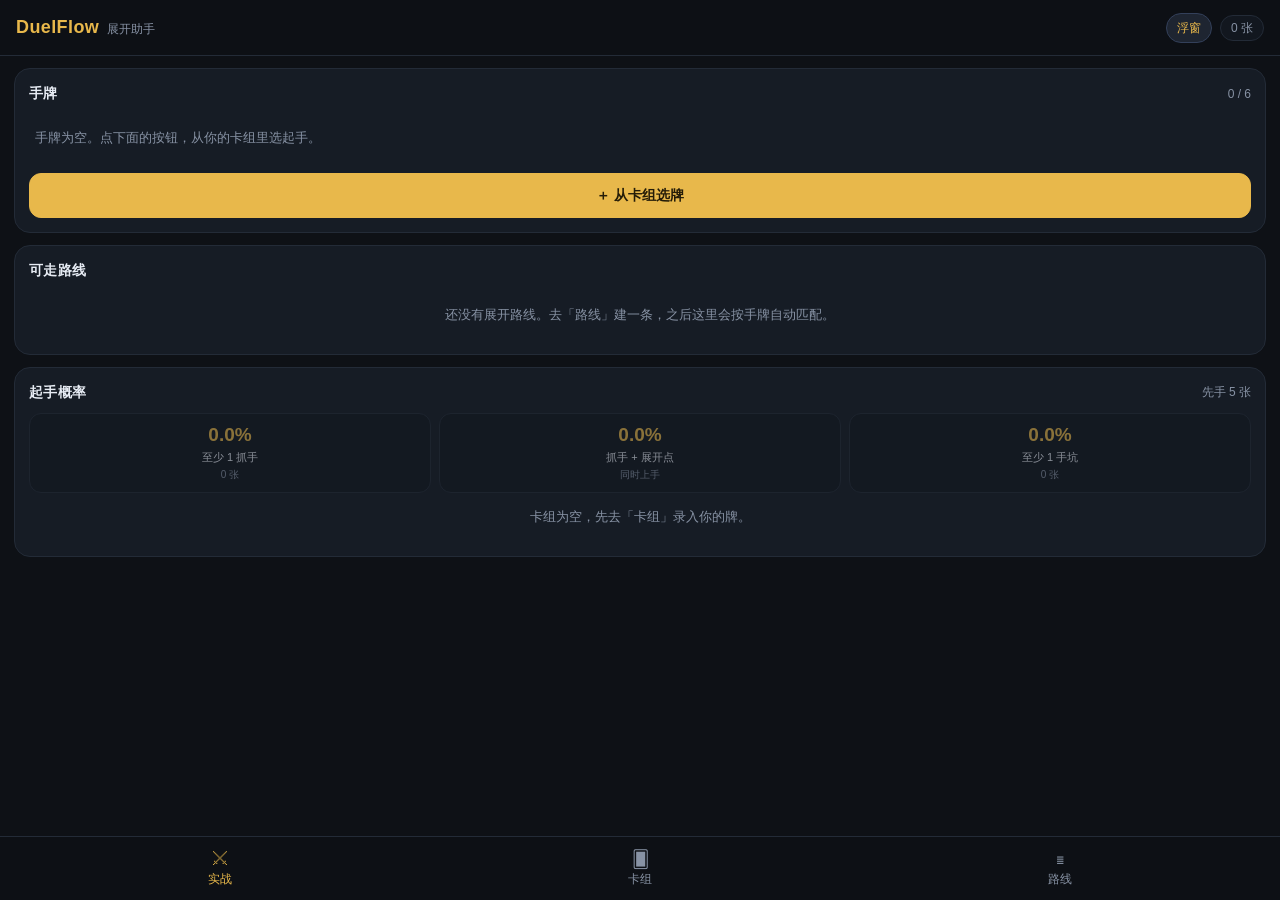
<file: app/src/main/assets/index.html>
<!doctype html>
<html lang="zh-CN">
<head>
<meta charset="utf-8">
<meta name="viewport" content="width=device-width, initial-scale=1, maximum-scale=1, viewport-fit=cover">
<meta name="theme-color" content="#0e1116">
<title>DuelFlow 展开助手</title>
<link rel="stylesheet" href="style.css">
</head>
<body>

<header id="topbar">
  <div class="brand">DuelFlow<span>展开助手</span></div>
  <button id="overlayBtn" class="ovbtn" type="button">浮窗</button>
  <div id="deckBadge" class="badge">0 张</div>
</header>

<main id="view"></main>

<nav id="tabs">
  <button class="tab on" data-act="tab" data-tab="live"><span>⚔</span>实战</button>
  <button class="tab" data-act="tab" data-tab="deck"><span>🂠</span>卡组</button>
  <button class="tab" data-act="tab" data-tab="combos"><span>≣</span>路线</button>
</nav>

<div id="modal" class="modal hidden">
  <div class="sheet" id="sheet"></div>
</div>

<div id="toast" class="toast hidden"></div>

<script src="core.js"></script>
<script src="app.js"></script>
</body>
</html>
</file>
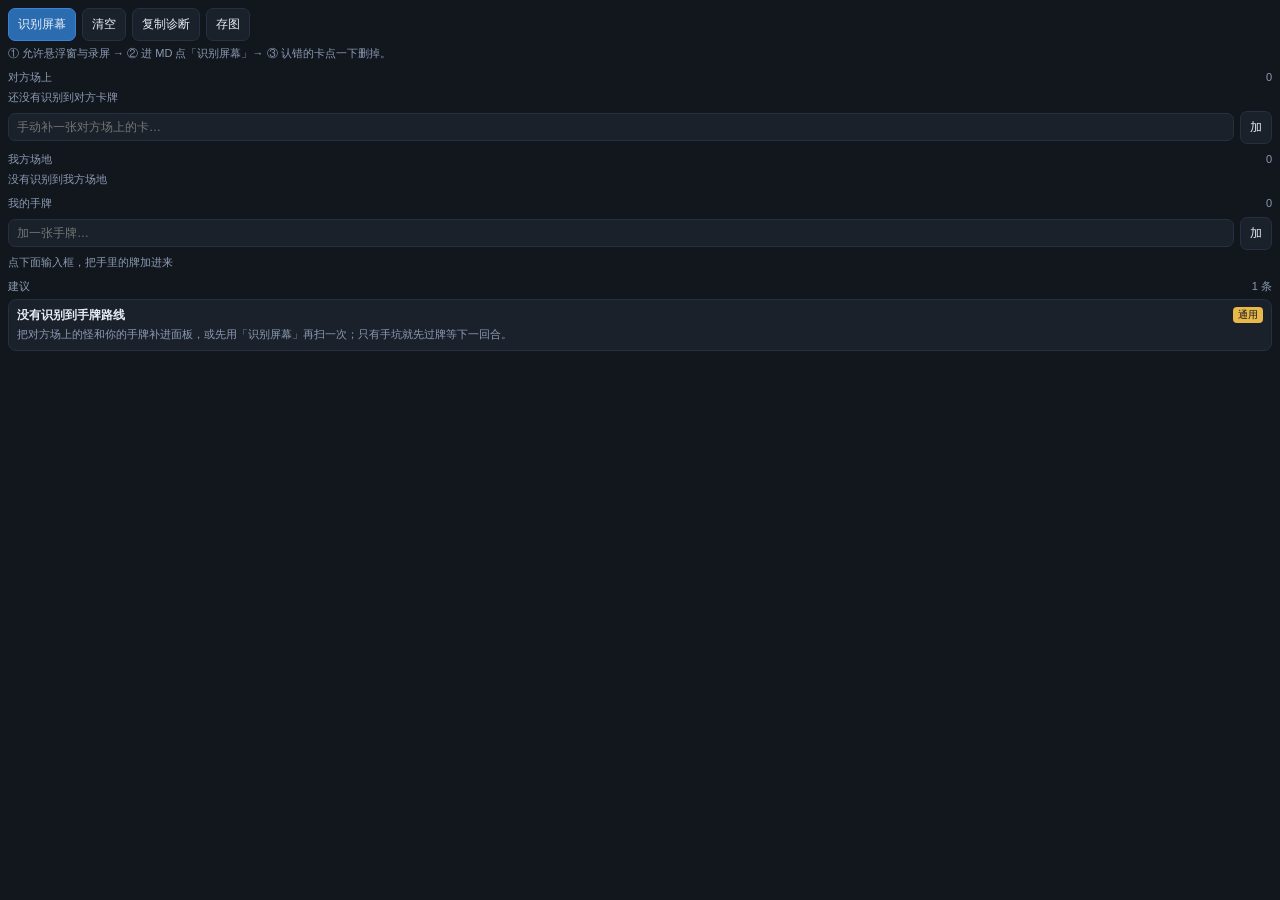
<file: app/src/main/assets/overlay.html>
<!doctype html>
<html lang="zh-CN">
<head>
<meta charset="utf-8">
<meta name="viewport" content="width=device-width, initial-scale=1, maximum-scale=1">
<title>DuelFlow 浮窗</title>
<style>
  :root { --bg:#12161d; --card:#1a212b; --line:#263040; --text:#e6edf7; --dim:#8b9bb4; --gold:#e8b84b; --blue:#5aa9e6; --red:#e05b6a; }
  * { box-sizing: border-box; -webkit-tap-highlight-color: transparent; }
  html, body { margin:0; padding:0; background:var(--bg); color:var(--text); font:12px/1.45 -apple-system, "Noto Sans SC", sans-serif; }
  body { padding:8px 8px 14px; }
  .row { display:flex; gap:6px; align-items:center; }
  button { border:1px solid var(--line); background:var(--card); color:var(--text); border-radius:7px; padding:7px 9px; font-size:12px; }
  button.primary { background:#2b6cb0; border-color:#3b82d6; }
  button:active { opacity:.7; }
  .status { color:var(--dim); font-size:11px; margin:5px 0 8px; min-height:14px; }
  .h { color:var(--dim); font-size:11px; margin:8px 0 4px; display:flex; justify-content:space-between; }
  .chips { display:flex; flex-wrap:wrap; gap:4px; }
  .chip { background:var(--card); border:1px solid var(--line); border-radius:999px; padding:3px 8px; font-size:11px; }
  .chip b { color:var(--gold); font-weight:600; }
  .chip.opp { border-color:#4a2b33; }
  .chip.mine { border-color:#2b4a38; }
  .chip.hand { border-color:#2b4159; }
  .chip .src { font-style:normal; font-size:9px; color:#7d8ea6; margin-left:3px; }
  .adv { background:var(--card); border:1px solid var(--line); border-radius:8px; padding:7px 8px; margin-bottom:6px; }
  .adv .t { font-size:12px; font-weight:600; color:var(--text); }
  .adv .x { color:var(--dim); font-size:11px; margin-top:3px; }
  .adv .tag { float:right; font-size:10px; color:var(--bg); background:var(--gold); border-radius:4px; padding:1px 5px; }
  input { flex:1; min-width:0; background:var(--card); border:1px solid var(--line); color:var(--text); border-radius:7px; padding:6px 8px; font-size:12px; }
  .empty { color:var(--dim); font-size:11px; }
</style>
</head>
<body>
  <div class="row">
    <button class="primary" id="scan">识别屏幕</button>
    <button id="cls">清空</button>
    <button id="diag">复制诊断</button>
    <button id="snap">存图</button>
  </div>
  <div class="status" id="status">① 允许悬浮窗与录屏 → ② 进 MD 点「识别屏幕」→ ③ 认错的卡点一下删掉。</div>

  <div class="h"><span>对方场上</span><span id="oppn">0</span></div>
  <div class="chips" id="opp"></div>
  <div class="row" style="margin:5px 0">
    <input id="oq" list="dl" placeholder="手动补一张对方场上的卡…">
    <button id="oadd">加</button>
  </div>

  <div class="h"><span>我方场地</span><span id="minen">0</span></div>
  <div class="chips" id="mine"></div>

  <div class="h"><span>我的手牌</span><span id="handn">0</span></div>
  <div class="row" style="margin:5px 0">
    <input id="hq" list="dl" placeholder="加一张手牌…">
    <button id="add">加</button>
  </div>
  <div class="chips" id="hand"></div>

  <div class="h"><span>建议</span><span id="advn"></span></div>
  <div id="adv"></div>
  <datalist id="dl"></datalist>

<script src="overlay-core.js"></script>
<script src="overlay.js"></script>
</body>
</html>
</file>
<file: app/src/main/assets/style.css>
:root {
  --bg: #0e1116;
  --bg2: #12171f;
  --panel: #161c25;
  --line: #232b37;
  --text: #e7ecf4;
  --muted: #8792a4;
  --gold: #e8b84b;
  --gold-dim: #3a3120;
  --green: #4cc38a;
  --red: #e05b6a;
  --blue: #5aa9e6;
  --radius: 16px;
}

* { box-sizing: border-box; -webkit-tap-highlight-color: transparent; }

html, body {
  margin: 0;
  padding: 0;
  background: var(--bg);
  color: var(--text);
  font-family: -apple-system, "PingFang SC", "Noto Sans SC", Roboto, "Helvetica Neue", sans-serif;
  font-size: 15px;
  line-height: 1.5;
  overscroll-behavior-y: contain;
}

body {
  padding-top: calc(56px + env(safe-area-inset-top, 0px));
  padding-bottom: calc(70px + env(safe-area-inset-bottom, 0px));
}

button { font: inherit; color: inherit; background: none; border: 0; padding: 0; cursor: pointer; }

/* ---------- 顶栏 ---------- */

#topbar {
  position: fixed;
  top: 0; left: 0; right: 0;
  z-index: 20;
  height: calc(56px + env(safe-area-inset-top, 0px));
  padding: env(safe-area-inset-top, 0px) 16px 0;
  display: flex;
  align-items: center;
  justify-content: space-between;
  background: rgba(14, 17, 22, 0.92);
  backdrop-filter: blur(12px);
  border-bottom: 1px solid var(--line);
}

.brand {
  font-size: 18px;
  font-weight: 700;
  letter-spacing: 0.4px;
  color: var(--gold);
}
.brand span {
  font-size: 12px;
  font-weight: 500;
  color: var(--muted);
  margin-left: 8px;
  letter-spacing: 0;
}

.badge {
  font-size: 12px;
  color: var(--muted);
  border: 1px solid var(--line);
  border-radius: 999px;
  padding: 3px 10px;
  background: var(--bg2);
}

/* ---------- 面板 ---------- */

#view { padding: 12px 14px 4px; }

.panel {
  background: var(--panel);
  border: 1px solid var(--line);
  border-radius: var(--radius);
  padding: 14px;
  margin-bottom: 12px;
}

.panel-head {
  display: flex;
  align-items: center;
  gap: 8px;
  margin-bottom: 10px;
}
.panel-head h2 {
  font-size: 14px;
  font-weight: 600;
  margin: 0;
  color: var(--text);
  letter-spacing: 0.3px;
}
.panel-head .muted { margin-left: auto; }
.panel-head .link { color: var(--muted); font-size: 13px; }

.muted { color: var(--muted); font-size: 12px; }
.small-pad { margin-top: 10px; line-height: 1.6; }
.empty {
  color: var(--muted);
  font-size: 13px;
  line-height: 1.6;
  padding: 14px 6px;
  text-align: center;
}
.empty.small { padding: 8px 0; text-align: left; }

/* ---------- 按钮 ---------- */

.btn {
  border-radius: 12px;
  padding: 11px 16px;
  font-size: 14px;
  font-weight: 600;
  background: #1f2733;
  border: 1px solid var(--line);
  color: var(--text);
}
.btn:active { transform: scale(0.985); }
.btn.primary { background: var(--gold); border-color: var(--gold); color: #241c08; }
.btn.danger { color: var(--red); border-color: rgba(224, 91, 106, 0.35); }
.btn.small { padding: 7px 12px; font-size: 13px; border-radius: 10px; }
.btn.block { display: block; width: 100%; margin-top: 10px; }
.btn[disabled] { opacity: 0.42; }

.link { font-size: 13px; color: var(--blue); }

.io-row { display: flex; flex-wrap: wrap; gap: 8px; }

/* ---------- 手牌 chips ---------- */

.chips { display: flex; flex-wrap: wrap; gap: 8px; }
.chip {
  display: inline-flex;
  align-items: center;
  gap: 6px;
  background: var(--gold-dim);
  border: 1px solid rgba(232, 184, 75, 0.4);
  color: #f2d79a;
  border-radius: 10px;
  padding: 7px 10px;
  font-size: 13px;
  max-width: 100%;
}
.chip i { font-style: normal; opacity: 0.6; font-size: 12px; }

/* ---------- 指标 ---------- */

.metrics { display: grid; grid-template-columns: repeat(3, 1fr); gap: 8px; }
.metrics.compact .m-val { font-size: 20px; }
.metric {
  background: var(--bg2);
  border: 1px solid var(--line);
  border-radius: 12px;
  padding: 10px 8px;
  text-align: center;
}
.metric.dim { opacity: 0.55; }
.metric.over .m-val { color: var(--red); }
.m-val { font-size: 19px; font-weight: 700; color: var(--gold); line-height: 1.2; }
.m-lab { font-size: 11px; color: var(--text); margin-top: 3px; }
.m-sub { font-size: 10px; color: var(--muted); margin-top: 1px; }

/* ---------- 路线 ---------- */

.route {
  border: 1px solid var(--line);
  border-radius: 14px;
  padding: 12px;
  margin-bottom: 10px;
  background: var(--bg2);
}
.route:last-child { margin-bottom: 0; }
.route-top { display: flex; align-items: baseline; gap: 10px; }
.route-name { font-weight: 600; font-size: 15px; flex: 1; }
.route-pct { font-size: 15px; font-weight: 700; color: var(--muted); }
.route-pct.ok { color: var(--green); }

.bar {
  height: 5px;
  border-radius: 999px;
  background: #212a36;
  margin: 9px 0;
  overflow: hidden;
}
.bar.big { height: 7px; margin: 12px 0 18px; }
.bar > div { height: 100%; background: linear-gradient(90deg, #b8862f, var(--gold)); border-radius: 999px; transition: width 0.2s ease; }

.reqs { display: flex; flex-wrap: wrap; gap: 6px; margin-bottom: 10px; }
.req {
  font-size: 12px;
  border-radius: 8px;
  padding: 4px 8px;
  border: 1px solid var(--line);
  color: var(--muted);
}
.req.hit { color: var(--green); border-color: rgba(76, 195, 138, 0.4); background: rgba(76, 195, 138, 0.08); }
.req.miss { color: var(--red); border-color: rgba(224, 91, 106, 0.35); background: rgba(224, 91, 106, 0.07); }
.req b { font-weight: 600; }
.req em { font-style: normal; opacity: 0.75; font-size: 11px; }

.route-foot { display: flex; align-items: center; justify-content: space-between; }

/* ---------- 卡组列表 ---------- */

.cards { margin-bottom: 4px; }
.card-row {
  display: flex;
  align-items: center;
  gap: 8px;
  padding: 9px 0;
  border-bottom: 1px solid rgba(35, 43, 55, 0.7);
}
.card-row:last-child { border-bottom: 0; }
.kdot { width: 8px; height: 8px; border-radius: 50%; flex: none; }
.cname { flex: 1; font-size: 14px; overflow: hidden; text-overflow: ellipsis; white-space: nowrap; }
.kinds {
  background: var(--bg2);
  color: var(--muted);
  border: 1px solid var(--line);
  border-radius: 8px;
  font-size: 11px;
  padding: 4px 4px;
  max-width: 74px;
}
.stepper {
  width: 30px; height: 30px;
  border-radius: 9px;
  background: #1e2632;
  border: 1px solid var(--line);
  font-size: 15px;
  line-height: 1;
  color: var(--text);
  flex: none;
}
.cnt { min-width: 18px; text-align: center; font-size: 14px; font-variant-numeric: tabular-nums; }
.del { width: 28px; height: 28px; color: var(--muted); font-size: 14px; flex: none; }

/* ---------- 表单 ---------- */

.add-form { display: flex; flex-direction: column; gap: 8px; }
.add-row { display: flex; gap: 8px; }
.inp {
  width: 100%;
  background: var(--bg2);
  border: 1px solid var(--line);
  border-radius: 11px;
  color: var(--text);
  padding: 11px 12px;
  font-size: 14px;
  outline: none;
}
.inp:focus { border-color: rgba(232, 184, 75, 0.55); }
.inp.sel { flex: 1; padding: 11px 8px; }
.inp.num { width: 68px; text-align: center; }
.inp.area { resize: vertical; min-height: 110px; line-height: 1.6; font-family: inherit; }
.inp.mono { font-family: ui-monospace, Menlo, Consolas, monospace; font-size: 12px; }
.add-row .btn { flex: none; }

/* ---------- 路线列表 ---------- */

.combo-row { display: flex; align-items: center; gap: 8px; border-bottom: 1px solid rgba(35, 43, 55, 0.7); }
.combo-row:last-child { border-bottom: 0; }
.combo-main { flex: 1; text-align: left; padding: 11px 0; min-width: 0; }
.combo-name { font-size: 14px; font-weight: 600; }
.combo-sub { font-size: 12px; color: var(--muted); margin-top: 2px; overflow: hidden; text-overflow: ellipsis; white-space: nowrap; }

.hint p { margin: 0 0 8px; font-size: 13px; color: var(--muted); line-height: 1.65; }

/* ---------- 底部导航 ---------- */

#tabs {
  position: fixed;
  left: 0; right: 0; bottom: 0;
  z-index: 20;
  display: flex;
  padding: 6px 10px calc(6px + env(safe-area-inset-bottom, 0px));
  background: rgba(14, 17, 22, 0.95);
  border-top: 1px solid var(--line);
  backdrop-filter: blur(12px);
}
.tab {
  flex: 1;
  text-align: center;
  font-size: 12px;
  color: var(--muted);
  padding: 6px 0;
  border-radius: 10px;
}
.tab span { display: block; font-size: 17px; line-height: 1.25; }
.tab.on { color: var(--gold); }

/* ---------- 弹层 ---------- */

.modal {
  position: fixed;
  inset: 0;
  z-index: 40;
  background: rgba(6, 8, 12, 0.62);
  display: flex;
  align-items: flex-end;
  justify-content: center;
}
.modal.hidden { display: none; }

.sheet {
  width: 100%;
  max-height: 88vh;
  background: #141a23;
  border-top-left-radius: 20px;
  border-top-right-radius: 20px;
  border-top: 1px solid var(--line);
  padding-bottom: env(safe-area-inset-bottom, 0px);
  display: flex;
  flex-direction: column;
  animation: rise 0.18s ease-out;
}
.sheet.full { max-height: 100vh; height: 100vh; padding-top: env(safe-area-inset-top, 0px); border-radius: 0; }
@keyframes rise { from { transform: translateY(14px); opacity: 0.6; } to { transform: none; opacity: 1; } }

.sheet-head {
  display: flex;
  align-items: center;
  gap: 10px;
  padding: 16px 16px 10px;
  border-bottom: 1px solid var(--line);
}
.sheet-head h3 { margin: 0; font-size: 16px; font-weight: 600; flex: 1; }
.sheet-body { padding: 14px 16px; overflow-y: auto; }
.sheet-foot {
  padding: 12px 16px calc(14px + env(safe-area-inset-bottom, 0px));
  border-top: 1px solid var(--line);
  display: flex;
  gap: 10px;
  justify-content: flex-end;
}
.lab { display: block; font-size: 12px; color: var(--muted); margin: 14px 0 6px; }
.lab:first-child { margin-top: 0; }

/* 选牌 */
.pick-list { overflow-y: auto; padding: 6px 8px calc(10px + env(safe-area-inset-bottom, 0px)); }
.pick-row {
  display: flex;
  align-items: center;
  gap: 8px;
  width: 100%;
  text-align: left;
  padding: 13px 10px;
  border-radius: 12px;
}
.pick-row:active { background: #1b2230; }
.pick-row[disabled] { opacity: 0.4; }
.pick-row .kindtag { font-size: 11px; color: var(--muted); }
.pick-row .left { font-size: 11px; color: var(--muted); min-width: 44px; text-align: right; }

/* 需求步进 */
.req-list { border: 1px solid var(--line); border-radius: 12px; padding: 4px 10px; max-height: 190px; overflow-y: auto; }
.req-row { display: flex; align-items: center; gap: 8px; padding: 7px 0; border-bottom: 1px solid rgba(35, 43, 55, 0.6); }
.req-row:last-child { border-bottom: 0; }

/* 播放 */
.player { display: flex; flex-direction: column; height: 100%; padding: 16px; overflow-y: auto; }
.player-head { display: flex; align-items: flex-start; gap: 10px; }
.player-name { font-size: 17px; font-weight: 700; color: var(--gold); }
.step-body {
  font-size: 21px;
  line-height: 1.6;
  font-weight: 600;
  padding: 18px 16px;
  background: var(--bg2);
  border: 1px solid var(--line);
  border-radius: 16px;
  min-height: 96px;
}
.dots { display: flex; flex-wrap: wrap; gap: 8px; margin: 16px 0; }
.dot {
  width: 30px; height: 30px;
  border-radius: 9px;
  background: #1b2230;
  border: 1px solid var(--line);
  font-size: 12px;
  color: var(--muted);
}
.dot.done { color: var(--green); border-color: rgba(76, 195, 138, 0.35); }
.dot.cur { color: #241c08; background: var(--gold); border-color: var(--gold); font-weight: 700; }
.player-actions { display: flex; gap: 10px; margin-top: auto; padding-top: 16px; }
.player-actions .btn { flex: 1; padding: 14px; }

/* toast */
.toast {
  position: fixed;
  left: 50%;
  bottom: calc(96px + env(safe-area-inset-bottom, 0px));
  transform: translateX(-50%);
  z-index: 60;
  background: #2a3444;
  border: 1px solid #3a4657;
  color: var(--text);
  font-size: 13px;
  padding: 9px 16px;
  border-radius: 999px;
  max-width: 86vw;
  text-align: center;
  box-shadow: 0 8px 24px rgba(0, 0, 0, 0.4);
}
.toast.hidden { display: none; }

/* 浮窗入口 */
.ovbtn {
  margin-left: auto;
  margin-right: 8px;
  padding: 5px 10px;
  font-size: 12px;
  color: #e8b84b;
  background: #1e2531;
  border: 1px solid #33405a;
  border-radius: 999px;
}
.ovbtn:active { opacity: .7; }

/* 导入提示 */
.io-hint { margin: 6px 2px 0; font-size: 11px; color: var(--muted); line-height: 1.5; }
</file>
